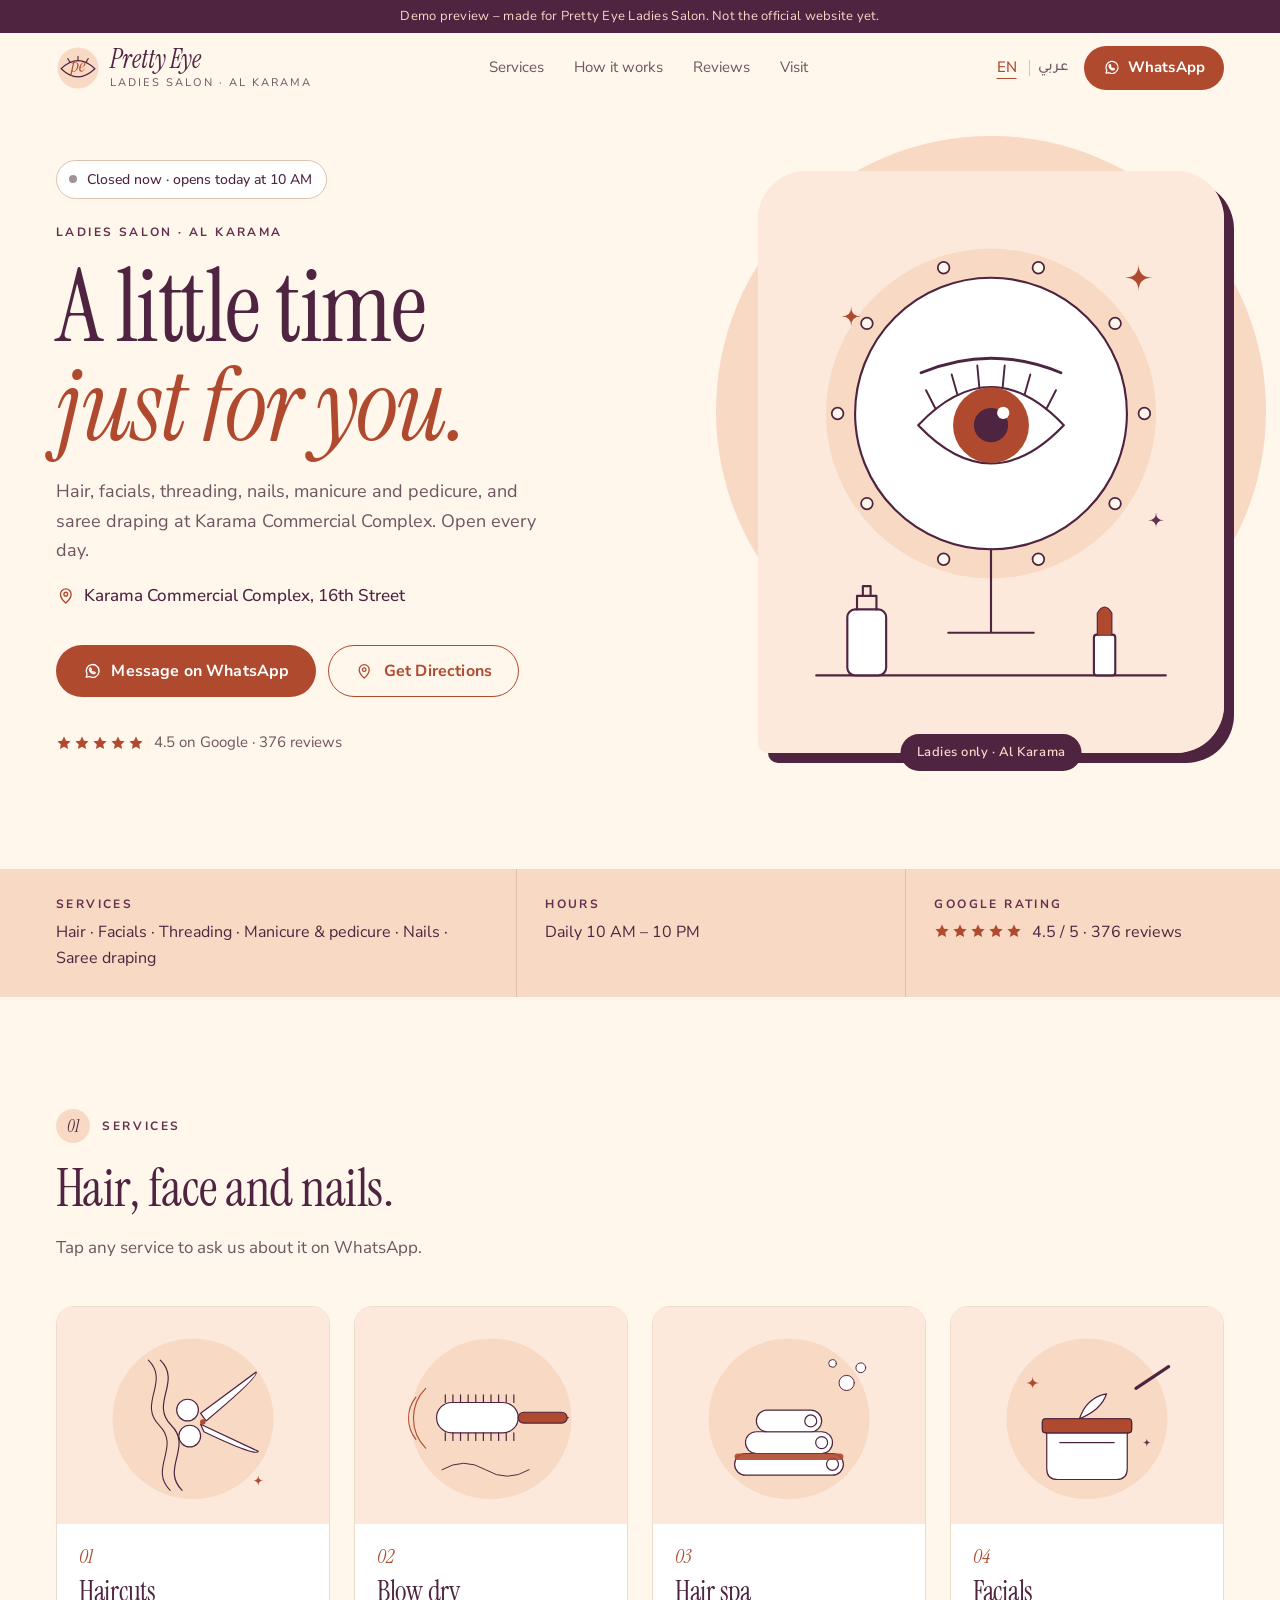
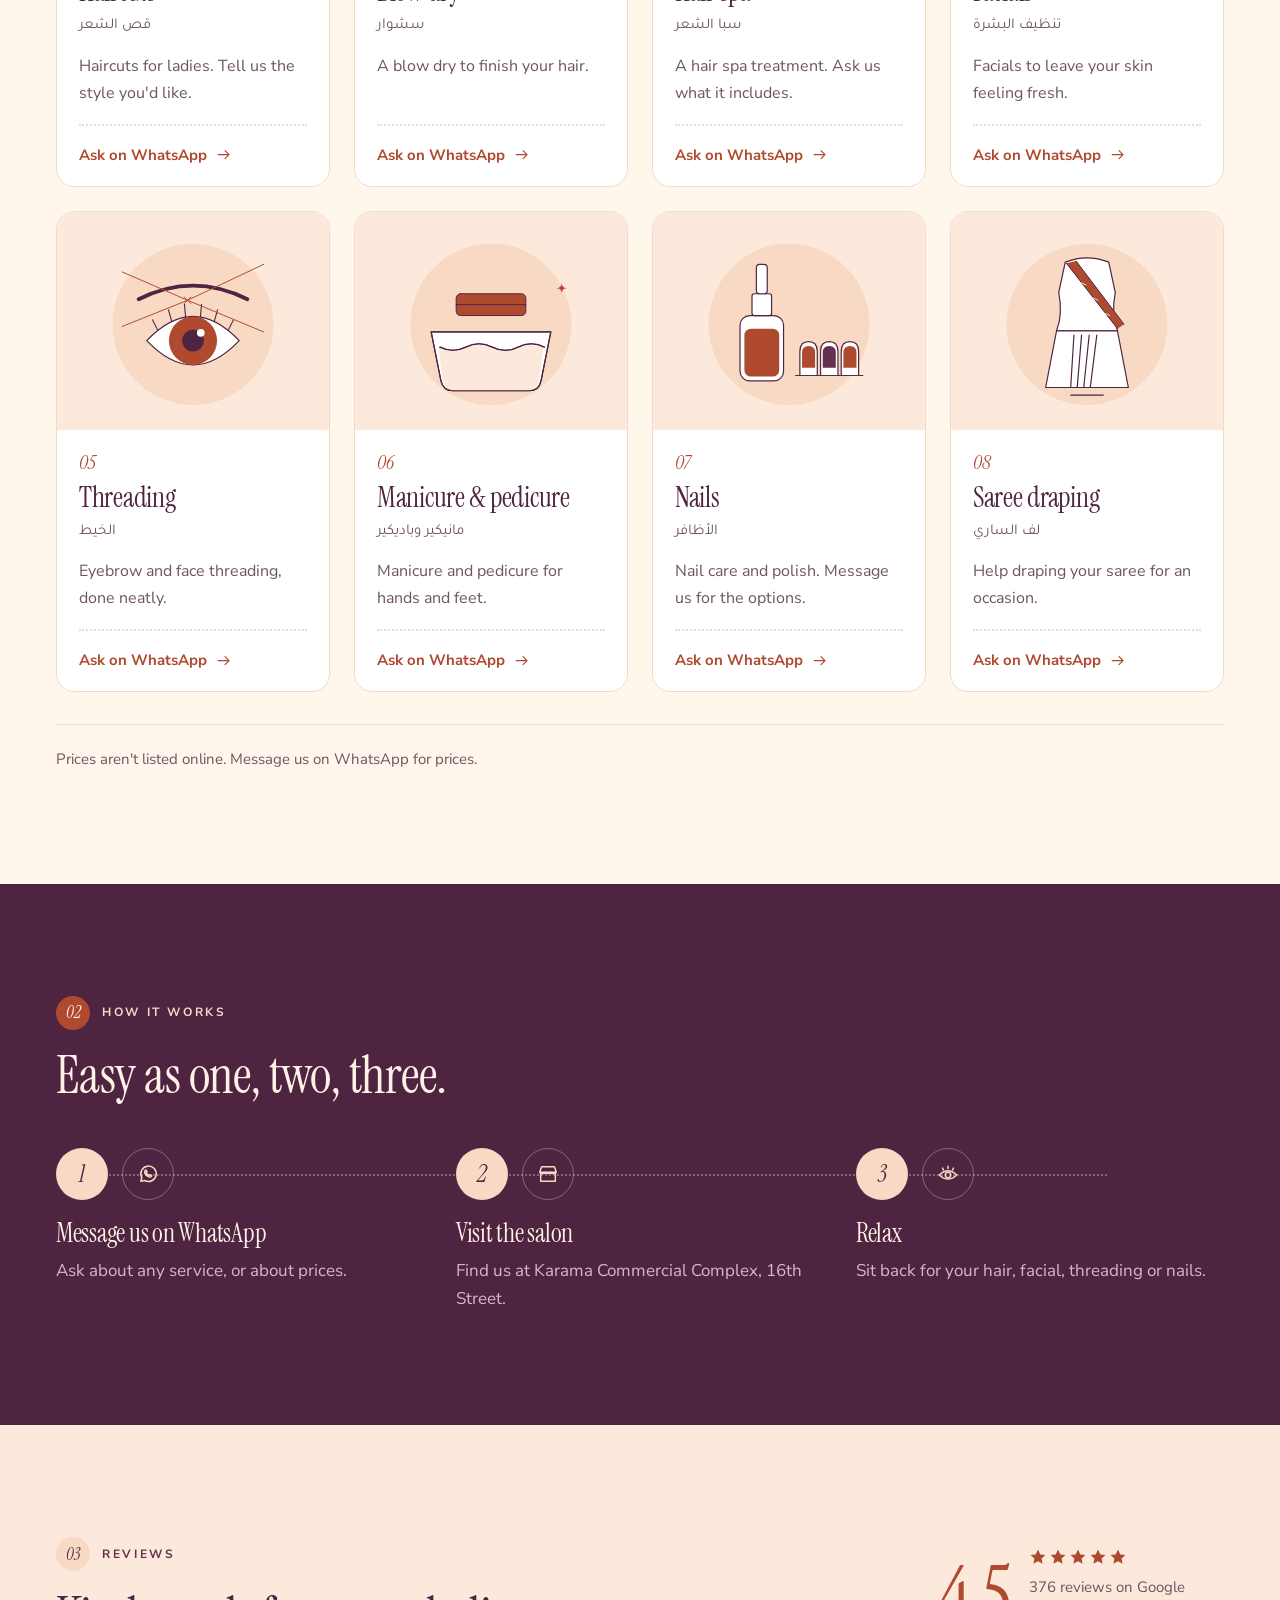
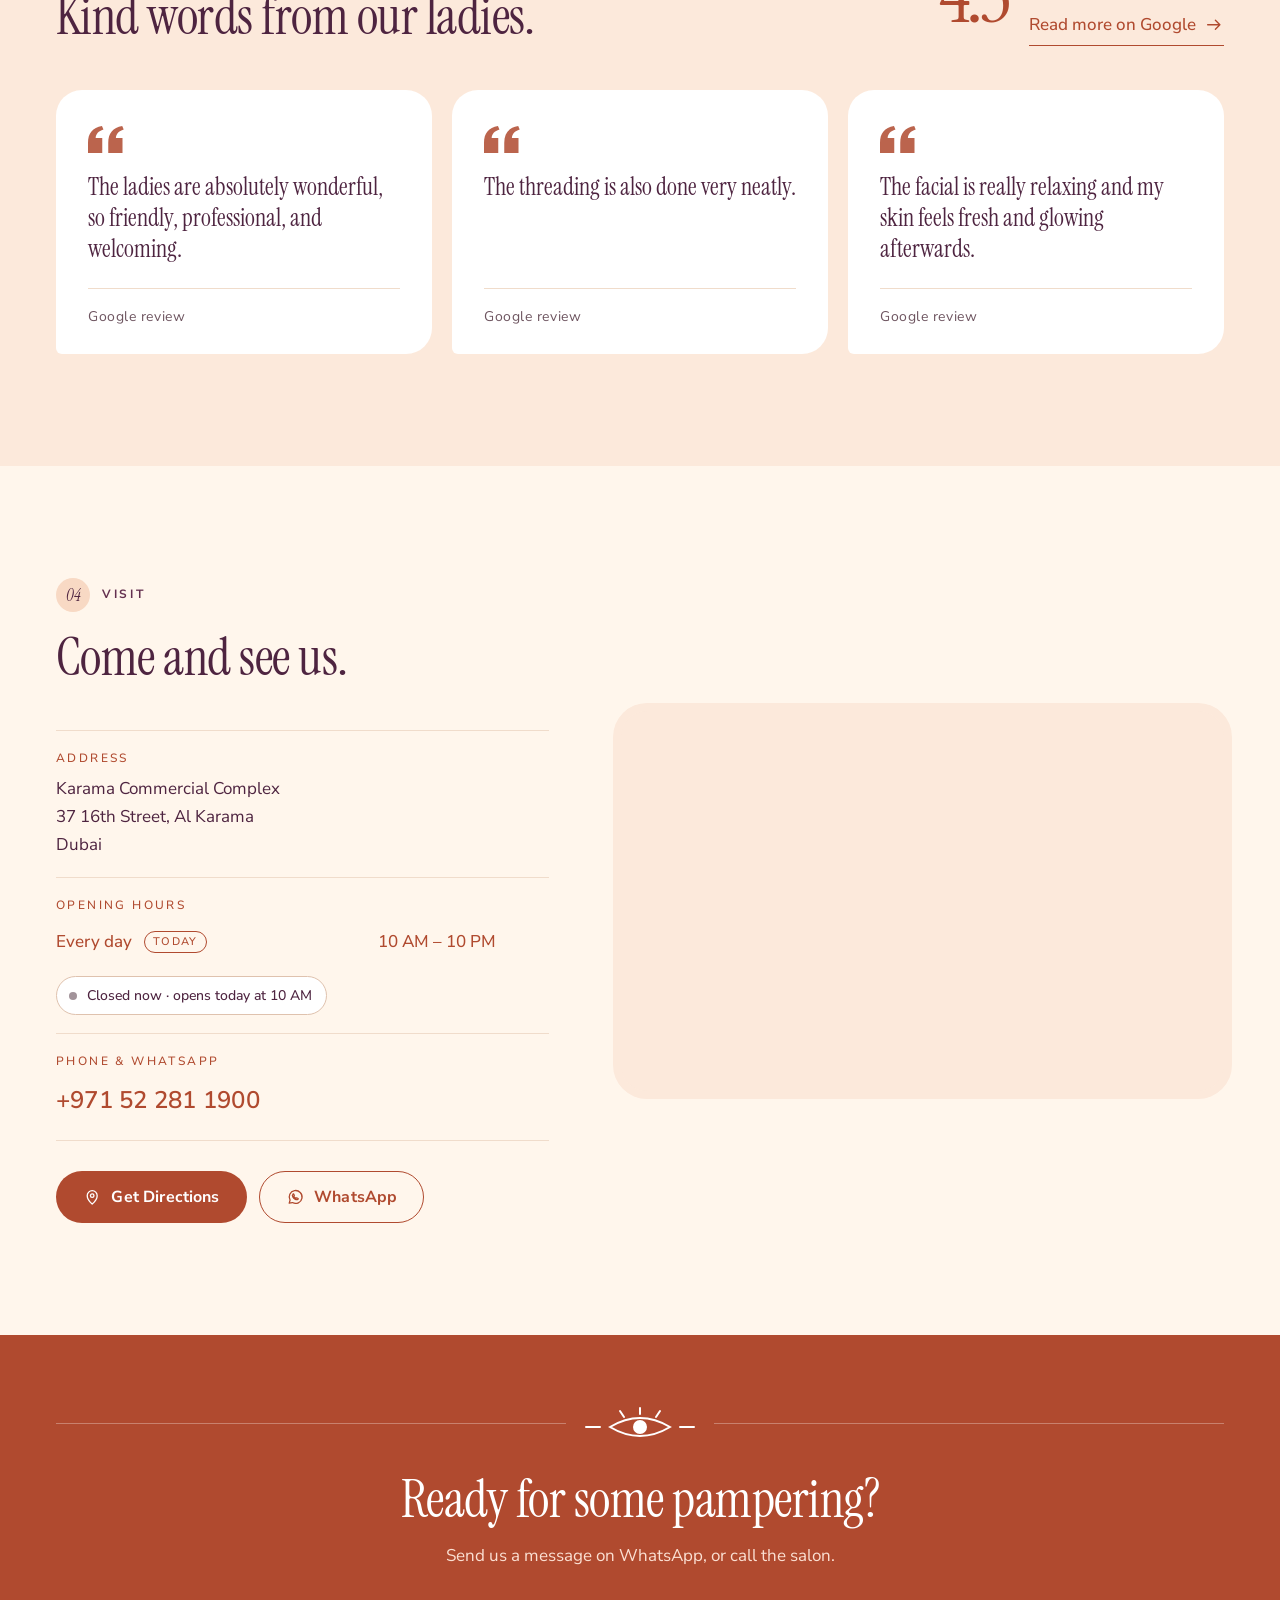
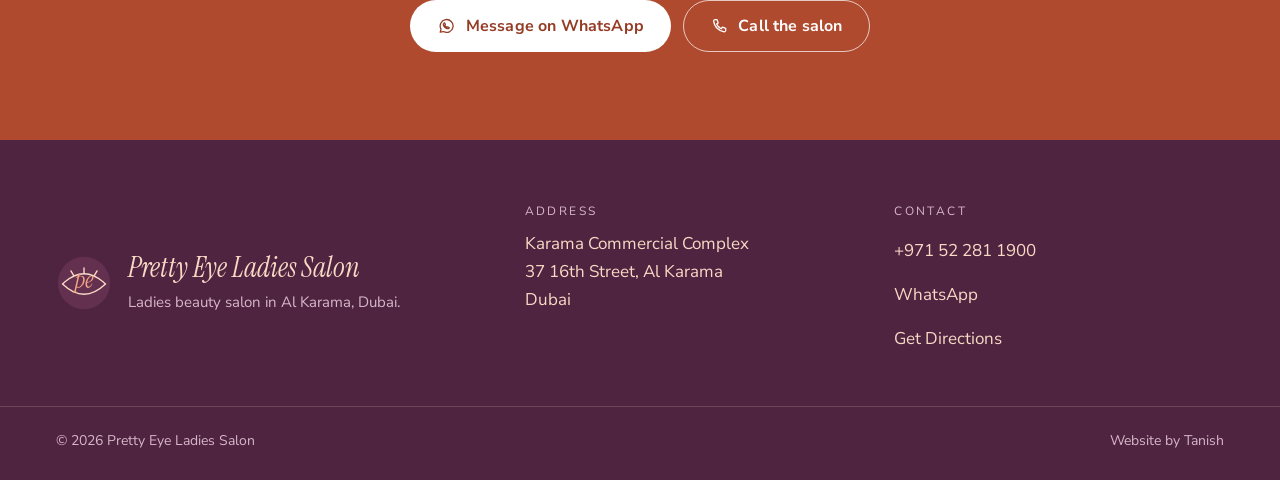
<file: index.html>
<!doctype html>
<html lang="en" dir="ltr">
<head>
  <meta charset="utf-8">
  <meta name="viewport" content="width=device-width, initial-scale=1, viewport-fit=cover">
  <title>Pretty Eye Ladies Salon · Beauty salon in Al Karama, Dubai</title>
  <meta name="description" content="Ladies beauty salon at Karama Commercial Complex, Al Karama, Dubai: haircuts, blow dry, hair spa, facials, threading, manicure, pedicure, nails and saree draping. Open every day. Rated 4.5 on Google.">
  <meta name="robots" content="noindex">
  <meta name="theme-color" content="#FFF6EC">

  <link rel="icon" href="images/logo.svg" type="image/svg+xml">
  <link rel="apple-touch-icon" href="images/apple-touch-icon.png">

  <!-- Social sharing (WhatsApp, iMessage, X…). WhatsApp previews don't run JavaScript, so these are plain text. -->
  <meta property="og:type" content="website">
  <meta property="og:site_name" content="Pretty Eye Ladies Salon">
  <meta property="og:title" content="Pretty Eye Ladies Salon · Al Karama, Dubai">
  <meta property="og:description" content="Haircuts, blow dry, hair spa, facials, threading, manicure, pedicure, nails and saree draping. Open every day. 4.5 on Google.">
  <meta property="og:url" content="https://tanish0212.github.io/pretty-eye-demo/">
  <meta property="og:image" content="https://tanish0212.github.io/pretty-eye-demo/images/og-image.jpg">
  <meta property="og:image:secure_url" content="https://tanish0212.github.io/pretty-eye-demo/images/og-image.jpg">
  <meta property="og:image:type" content="image/jpeg">
  <meta property="og:image:width" content="1200">
  <meta property="og:image:height" content="630">
  <meta property="og:image:alt" content="Pretty Eye Ladies Salon, a ladies beauty salon in Al Karama, Dubai">
  <meta name="twitter:card" content="summary_large_image">
  <meta name="twitter:title" content="Pretty Eye Ladies Salon · Al Karama, Dubai">
  <meta name="twitter:description" content="Haircuts, blow dry, hair spa, facials, threading, manicure, pedicure, nails and saree draping. Open every day. 4.5 on Google.">
  <meta name="twitter:image" content="https://tanish0212.github.io/pretty-eye-demo/images/og-image.jpg">

  <link rel="preconnect" href="https://fonts.googleapis.com">
  <link rel="preconnect" href="https://fonts.gstatic.com" crossorigin>
  <!-- Fonts load without blocking the first paint -->
  <link rel="preload" as="style" href="https://fonts.googleapis.com/css2?family=Instrument+Serif:ital@0;1&amp;family=Nunito+Sans:wght@400;600;700&amp;family=Tajawal:wght@400;500;700&amp;display=swap">
  <link rel="stylesheet" href="https://fonts.googleapis.com/css2?family=Instrument+Serif:ital@0;1&amp;family=Nunito+Sans:wght@400;600;700&amp;family=Tajawal:wght@400;500;700&amp;display=swap" media="print" onload="this.media='all'">
  <noscript><link rel="stylesheet" href="https://fonts.googleapis.com/css2?family=Instrument+Serif:ital@0;1&amp;family=Nunito+Sans:wght@400;600;700&amp;family=Tajawal:wght@400;500;700&amp;display=swap"></noscript>
  <link rel="stylesheet" href="style.css">
</head>
<body>
  <a class="skip-link" href="#main" data-t="skip">Skip to content</a>

  <!-- DEMO BANNER: delete this line (or set SHOP.showDemoBanner = false) when the site goes live -->
  <p class="demo-banner" data-t="demoBanner">Demo preview – made for Pretty Eye Ladies Salon. Not the official website yet.</p>

  <header class="site-header">
    <div class="container header-inner">
      <a class="brand" href="#top">
        <img class="brand-mark" src="images/logo.svg" width="44" height="44" alt="">
        <span class="brand-word">
          <span class="brand-name" data-t="brandName">Pretty Eye</span>
          <span class="brand-sub" data-t="brandSub">Ladies Salon · Al Karama</span>
        </span>
        <span class="visually-hidden" data-shop="name">Pretty Eye Ladies Salon</span>
      </a>
      <nav class="nav" data-t-aria="navLabel" aria-label="Main">
        <a href="#services" data-t="navServices">Services</a>
        <a href="#how" data-t="navHow">How it works</a>
        <a href="#reviews" data-t="navReviews">Reviews</a>
        <a href="#visit" data-t="navVisit">Visit</a>
      </nav>
      <div class="header-actions">
        <div class="lang-toggle" role="group" data-t-aria="langLabel" aria-label="Language">
          <button type="button" data-lang="en" lang="en" aria-pressed="true">EN</button>
          <span class="lang-sep" aria-hidden="true"></span>
          <button type="button" data-lang="ar" lang="ar" aria-pressed="false">عربي</button>
        </div>
        <a class="btn btn-primary btn-sm js-wa" href="https://wa.me/971522811900?text=Hello%20Pretty%20Eye%2C%20I%20found%20you%20on%20your%20website%20and%20I%27d%20like%20to%20ask%20about%20your%20services." target="_blank" rel="noopener" data-t-aria="waAria" aria-label="Message Pretty Eye Ladies Salon on WhatsApp">
          <svg class="icon" viewBox="0 0 24 24" width="18" height="18" aria-hidden="true"><use href="#i-wa"/></svg>
          <span class="label-long" data-t="waShort">WhatsApp</span>
        </a>
      </div>
    </div>
  </header>

  <main id="main">
    <!-- HERO -->
    <section class="hero" id="top" aria-labelledby="hero-title">
      <div class="container hero-grid">
        <div class="hero-copy">
          <p class="status js-status reveal"><span class="status-dot" aria-hidden="true"></span><span class="status-text"></span></p>
          <p class="eyebrow reveal" data-t="heroEyebrow">Pretty Eye Ladies Salon</p>
          <h1 class="hero-title js-hero-title" id="hero-title">A little time just for you.</h1>
          <p class="lead reveal" data-t="heroSub"></p>
          <p class="place reveal">
            <svg class="icon" viewBox="0 0 24 24" width="18" height="18" aria-hidden="true"><use href="#i-pin"/></svg>
            <span data-t="heroPlace">Karama Commercial Complex, 16th Street</span>
          </p>
          <div class="actions reveal">
            <a class="btn btn-primary js-wa" href="https://wa.me/971522811900?text=Hello%20Pretty%20Eye%2C%20I%20found%20you%20on%20your%20website%20and%20I%27d%20like%20to%20ask%20about%20your%20services." target="_blank" rel="noopener">
              <svg class="icon" viewBox="0 0 24 24" width="20" height="20" aria-hidden="true"><use href="#i-wa"/></svg>
              <span data-t="waCta">Message on WhatsApp</span><span class="visually-hidden js-newtab"></span>
            </a>
            <a class="btn btn-ghost js-dir" href="https://www.google.com/maps/search/?api=1&amp;query=Pretty+Eye+Ladies+Salon+Karama+Commercial+Complex+Al+Karama+Dubai" target="_blank" rel="noopener">
              <svg class="icon" viewBox="0 0 24 24" width="20" height="20" aria-hidden="true"><use href="#i-pin"/></svg>
              <span data-t="directions">Get Directions</span><span class="visually-hidden js-newtab"></span>
            </a>
          </div>
          <a class="rating js-rating js-reviews reveal" href="#reviews"></a>
        </div>
        <figure class="hero-media reveal">
          <div class="frame">
            <img class="js-img" data-img="hero" src="images/vanity.svg" alt="" width="480" height="600" fetchpriority="high">
          </div>
          <figcaption class="media-caption" data-t="heroCaption">Ladies only · Al Karama</figcaption>
        </figure>
      </div>
    </section>

    <!-- QUICK FACTS -->
    <section class="strip" data-t-aria="stripAria" aria-label="Quick facts">
      <div class="container strip-grid">
        <div class="strip-item">
          <span class="strip-label" data-t="stripServicesLabel">Services</span>
          <span class="strip-value" data-t="stripServices"></span>
        </div>
        <div class="strip-item">
          <span class="strip-label" data-t="stripHoursLabel">Hours</span>
          <span class="strip-value js-strip-hours"></span>
        </div>
        <div class="strip-item">
          <span class="strip-label" data-t="stripRatingLabel">Google rating</span>
          <span class="strip-value"><span class="js-stars"></span> <span class="num" data-t="stripRating"></span></span>
        </div>
      </div>
    </section>

    <!-- SERVICES -->
    <section class="section" id="services" aria-labelledby="services-title">
      <div class="container">
        <header class="section-head reveal">
          <p class="kicker"><span class="kicker-num">01</span><span data-t="servicesKicker">Services</span></p>
          <h2 id="services-title" data-t="servicesTitle">Hair, face and nails.</h2>
          <p class="section-intro" data-t="servicesIntro"></p>
        </header>
        <ul class="services js-services" role="list"></ul>
        <p class="quote-note reveal" data-t="quoteNote"></p>
      </div>
    </section>

    <!-- HOW IT WORKS -->
    <section class="section section-alt" id="how" aria-labelledby="how-title">
      <div class="container">
        <header class="section-head reveal">
          <p class="kicker"><span class="kicker-num">02</span><span data-t="howKicker">How it works</span></p>
          <h2 id="how-title" data-t="howTitle">Three simple steps.</h2>
        </header>
        <ol class="steps js-steps" role="list"></ol>
      </div>
    </section>

    <!-- REVIEWS -->
    <section class="section section-reviews" id="reviews" aria-labelledby="reviews-title">
      <div class="container">
        <div class="reviews-head reveal">
          <div>
            <p class="kicker"><span class="kicker-num">03</span><span data-t="reviewsKicker">Reviews</span></p>
            <h2 id="reviews-title" data-t="reviewsTitle">In our customers' words.</h2>
          </div>
          <div class="score">
            <span class="score-value js-score" lang="en" dir="ltr">4.5</span>
            <div class="score-meta">
              <span class="js-stars score-stars"></span>
              <span class="score-count num" data-t="basedOn">376 reviews on Google</span>
              <a class="text-link js-reviews" href="#reviews">
                <span data-t="readMore">Read more on Google</span><span class="visually-hidden js-newtab"></span>
                <svg class="icon icon-arrow" viewBox="0 0 24 24" width="18" height="18" aria-hidden="true"><use href="#i-arrow"/></svg>
              </a>
            </div>
          </div>
        </div>
        <ul class="reviews js-reviews-list" role="list"></ul>
      </div>
    </section>

    <!-- VISIT -->
    <section class="section section-visit" id="visit" aria-labelledby="visit-title">
      <div class="container visit-grid">
        <div class="visit-copy">
          <header class="section-head reveal">
            <p class="kicker"><span class="kicker-num">04</span><span data-t="visitKicker">Visit</span></p>
            <h2 id="visit-title" data-t="visitTitle">Find us.</h2>
          </header>
          <dl class="visit-info reveal">
            <div>
              <dt data-t="addressLabel">Address</dt>
              <dd><address class="js-address"></address></dd>
            </div>
            <div>
              <dt data-t="hoursLabel">Opening hours</dt>
              <dd>
                <table class="hours js-hours"></table>
                <span class="status status--inline js-status"><span class="status-dot" aria-hidden="true"></span><span class="status-text"></span></span>
              </dd>
            </div>
            <div>
              <dt data-t="phoneLabel">Phone &amp; WhatsApp</dt>
              <dd><a class="phone-link js-tel js-phone" href="tel:+971522811900">+971 52 281 1900</a></dd>
            </div>
          </dl>
          <div class="actions reveal">
            <a class="btn btn-primary js-dir" href="https://www.google.com/maps/search/?api=1&amp;query=Pretty+Eye+Ladies+Salon+Karama+Commercial+Complex+Al+Karama+Dubai" target="_blank" rel="noopener">
              <svg class="icon" viewBox="0 0 24 24" width="20" height="20" aria-hidden="true"><use href="#i-pin"/></svg>
              <span data-t="directions">Get Directions</span><span class="visually-hidden js-newtab"></span>
            </a>
            <a class="btn btn-ghost js-wa" href="https://wa.me/971522811900?text=Hello%20Pretty%20Eye%2C%20I%20found%20you%20on%20your%20website%20and%20I%27d%20like%20to%20ask%20about%20your%20services." target="_blank" rel="noopener">
              <svg class="icon" viewBox="0 0 24 24" width="20" height="20" aria-hidden="true"><use href="#i-wa"/></svg>
              <span data-t="waShort">WhatsApp</span><span class="visually-hidden js-newtab"></span>
            </a>
          </div>
        </div>
        <div class="map reveal">
          <iframe class="js-map" title="Map" width="600" height="380" loading="lazy" referrerpolicy="no-referrer-when-downgrade" allowfullscreen></iframe>
        </div>
      </div>
    </section>

    <!-- CLOSING CTA -->
    <section class="cta-band" aria-labelledby="cta-title">
      <div class="container cta-inner reveal">
        <div class="motif" aria-hidden="true"><svg viewBox="0 0 120 32" width="120" height="32"><g fill="none" stroke="currentColor" stroke-width="2" stroke-linecap="round"><path d="M30 20Q60 2 90 20Q60 38 30 20Z"/><circle cx="60" cy="20" r="6" fill="currentColor"/><path d="M44 10l-4-6M60 7V1M76 10l4-6"/><path d="M6 20h14M100 20h14"/></g></svg></div>
        <h2 id="cta-title" class="cta-title" data-t="ctaTitle"></h2>
        <p class="cta-sub" data-t="ctaSub"></p>
        <div class="actions actions--center">
          <a class="btn btn-primary js-wa" href="https://wa.me/971522811900?text=Hello%20Pretty%20Eye%2C%20I%20found%20you%20on%20your%20website%20and%20I%27d%20like%20to%20ask%20about%20your%20services." target="_blank" rel="noopener">
            <svg class="icon" viewBox="0 0 24 24" width="20" height="20" aria-hidden="true"><use href="#i-wa"/></svg>
            <span data-t="waCta">Message on WhatsApp</span><span class="visually-hidden js-newtab"></span>
          </a>
          <a class="btn btn-ghost js-tel" href="tel:+971522811900">
            <svg class="icon" viewBox="0 0 24 24" width="20" height="20" aria-hidden="true"><use href="#i-phone"/></svg>
            <span data-t="callCta">Call us</span>
          </a>
        </div>
      </div>
    </section>
  </main>

  <footer class="site-footer">
    <div class="container footer-grid">
      <div class="footer-brand">
        <img src="images/logo-light.svg" width="56" height="56" alt="">
        <div>
          <p class="footer-name" data-t="footerName">Pretty Eye Ladies Salon</p>
          <p class="footer-tag" data-t="footerTag"></p>
        </div>
      </div>
      <div class="footer-col">
        <p class="footer-label" data-t="addressLabel">Address</p>
        <address class="js-address"></address>
      </div>
      <div class="footer-col">
        <p class="footer-label" data-t="footerContact">Contact</p>
        <p><a class="js-tel js-phone" href="tel:+971522811900">+971 52 281 1900</a></p>
        <p><a class="js-wa" href="https://wa.me/971522811900?text=Hello%20Pretty%20Eye%2C%20I%20found%20you%20on%20your%20website%20and%20I%27d%20like%20to%20ask%20about%20your%20services." target="_blank" rel="noopener"><span data-t="waShort">WhatsApp</span><span class="visually-hidden js-newtab"></span></a></p>
        <p><a class="js-dir" href="https://www.google.com/maps/search/?api=1&amp;query=Pretty+Eye+Ladies+Salon+Karama+Commercial+Complex+Al+Karama+Dubai" target="_blank" rel="noopener"><span data-t="directions">Get Directions</span><span class="visually-hidden js-newtab"></span></a></p>
      </div>
    </div>
    <div class="container footer-bottom">
      <p>© <span class="js-year num"></span> <span lang="en" data-shop="name">Pretty Eye Ladies Salon</span></p>
      <p data-t="credit">Website by Tanish</p>
    </div>
  </footer>

  <a class="fab js-wa" href="https://wa.me/971522811900?text=Hello%20Pretty%20Eye%2C%20I%20found%20you%20on%20your%20website%20and%20I%27d%20like%20to%20ask%20about%20your%20services." target="_blank" rel="noopener" data-t-aria="waAria" aria-label="Message Pretty Eye Ladies Salon on WhatsApp">
    <svg viewBox="0 0 24 24" width="28" height="28" aria-hidden="true"><use href="#i-wa"/></svg>
  </a>

  <!-- Icon set (drawn for this site, stroke only) -->
  <svg width="0" height="0" style="position:absolute" aria-hidden="true" focusable="false">
    <symbol id="i-wa" viewBox="0 0 24 24"><g fill="none" stroke="currentColor" stroke-width="1.7" stroke-linecap="round" stroke-linejoin="round"><path d="M4.2 19.8l1.1-3.9A8.4 8.4 0 1 1 8.4 19z"/><path d="M9 8.3c.2-.5.6-.6 1-.5l.9 2-.7.9c.5 1.2 1.5 2.2 2.8 2.8l.9-.7 2 .9c.1.4 0 .8-.5 1.1-.9.6-2.1.6-3.6-.2a8.4 8.4 0 0 1-2.9-2.9c-.8-1.5-.8-2.7.1-3.4z"/></g></symbol>
    <symbol id="i-pin" viewBox="0 0 24 24"><g fill="none" stroke="currentColor" stroke-width="1.7" stroke-linecap="round" stroke-linejoin="round"><path d="M12 21s-6.5-5.8-6.5-11a6.5 6.5 0 0 1 13 0c0 5.2-6.5 11-6.5 11Z"/><circle cx="12" cy="10" r="2.3"/></g></symbol>
    <symbol id="i-phone" viewBox="0 0 24 24"><path fill="none" stroke="currentColor" stroke-width="1.7" stroke-linecap="round" stroke-linejoin="round" d="M6.6 3.5h2.6l1.5 4.2-2 1.4a10.6 10.6 0 0 0 6.2 6.2l1.4-2 4.2 1.5v2.6a1.9 1.9 0 0 1-2 1.9A16.2 16.2 0 0 1 4.7 5.5a1.9 1.9 0 0 1 1.9-2Z"/></symbol>
    <symbol id="i-arrow" viewBox="0 0 24 24"><path fill="none" stroke="currentColor" stroke-width="1.7" stroke-linecap="round" stroke-linejoin="round" d="M4.5 12h15M14 6.5l5.5 5.5-5.5 5.5"/></symbol>
    <symbol id="i-store" viewBox="0 0 24 24"><g fill="none" stroke="currentColor" stroke-width="1.6" stroke-linecap="round" stroke-linejoin="round"><path d="M4 10v10h16V10M3 10l2-6h14l2 6Z"/><path d="M3 10q3 3 6 0q3 3 6 0q3 3 6 0"/></g></symbol>
    <symbol id="i-eye" viewBox="0 0 24 24"><g fill="none" stroke="currentColor" stroke-width="1.6" stroke-linecap="round" stroke-linejoin="round"><path d="M2.5 13Q12 4 21.5 13Q12 22 2.5 13Z"/><circle cx="12" cy="13" r="3"/><path d="M7 7.5 6 5.5M12 6V3.5M17 7.5l1-2"/></g></symbol>
  </svg>

  <noscript>
    <div class="noscript">Pretty Eye Ladies Salon · Karama Commercial Complex, 37 16th Street, Al Karama, Dubai · <a href="https://wa.me/971522811900">WhatsApp +971 52 281 1900</a></div>
  </noscript>

  <script src="script.js"></script>
</body>
</html>
</file>
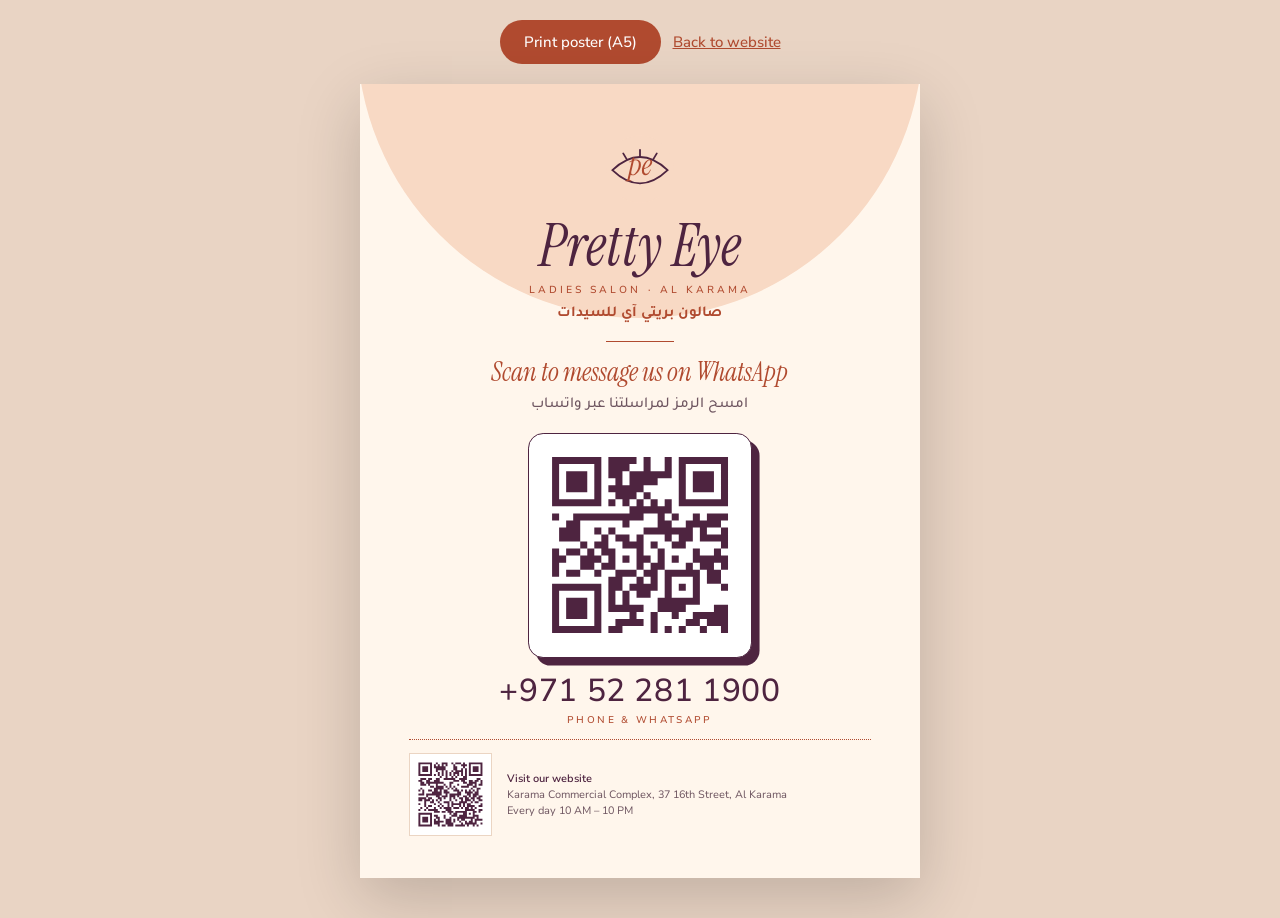
<file: poster.html>
<!doctype html>
<html lang="en">
<head>
  <meta charset="utf-8">
  <meta name="viewport" content="width=device-width, initial-scale=1">
  <meta name="robots" content="noindex">
  <title>Counter poster · Pretty Eye Ladies Salon</title>
  <link rel="icon" href="images/logo.svg" type="image/svg+xml">
  <link rel="preconnect" href="https://fonts.googleapis.com">
  <link rel="preconnect" href="https://fonts.gstatic.com" crossorigin>
  <link rel="stylesheet" href="https://fonts.googleapis.com/css2?family=Instrument+Serif:ital@0;1&family=Nunito+Sans:wght@400;600;700&family=Tajawal:wght@400;500;700&display=swap">
  <style>
    /* Printable A5 counter poster. Print with "Margins: none" and "Background graphics" on.
       QR codes are static inline SVG, generated locally with segno (see README). */
    @page { size: A5 portrait; margin: 0; }
    * { box-sizing: border-box; }
    html, body { margin: 0; }
    body { background: #E9D4C4; font-family: "Nunito Sans", Arial, sans-serif; color: #4E2440; -webkit-print-color-adjust: exact; print-color-adjust: exact; }
    .toolbar { display: flex; justify-content: center; flex-wrap: wrap; gap: 12px; padding: 20px 16px 0; }
    .toolbar button { font: 500 15px "Nunito Sans", Arial, sans-serif; padding: 0 24px; min-height: 44px; border: 0; border-radius: 999px; background: #B04A2F; color: #fff; cursor: pointer; }
    .toolbar a { font: 500 15px "Nunito Sans", Arial, sans-serif; color: #B04A2F; align-self: center; min-height: 44px; display: inline-flex; align-items: center; }
    .sheet {
      width: 148mm; height: 210mm; margin: 20px auto 40px; background: #FFF6EC;
      padding: 13mm 13mm 11mm; display: flex; flex-direction: column; align-items: center; text-align: center;
      position: relative; box-shadow: 0 20px 60px rgba(0,0,0,.18); overflow: hidden;
      font-variant-numeric: lining-nums;
    }
    .logo { width: 19mm; height: 19mm; position: relative; }
    .name { margin: 3.5mm 0 0; font: italic 400 15mm/1 "Instrument Serif", Georgia, serif; position: relative; }
    .sub { margin: 2.2mm 0 0; font: 500 2.7mm "Nunito Sans", Arial, sans-serif; letter-spacing: .3em; text-transform: uppercase; color: #B04A2F; position: relative; }
    .ar-name { margin: 1.6mm 0 0; font: 600 4mm/1.4 "Tajawal", sans-serif; color: #B04A2F; position: relative; }
    .rule { width: 18mm; height: 0; border-top: 0.35mm solid #B04A2F; margin: 4.5mm 0 4mm; position: relative; }
    .cta { margin: 0; font: italic 400 7mm/1.15 "Instrument Serif", Georgia, serif; color: #B04A2F; position: relative; }
    .cta-ar { margin: 1.6mm 0 0; font: 500 4mm/1.45 "Tajawal", sans-serif; color: #6E5560; position: relative; }
    .qr-box { margin-top: 4.5mm; padding: 2.5mm; background: #fff; border: 0.3mm solid #EBD5C3; border-radius: 1.5mm; position: relative; }
    .qr { display: block; width: 54mm; height: 54mm; }
    .phone { margin: 4.5mm 0 0; font: 500 8.4mm/1 "Nunito Sans", Arial, sans-serif; letter-spacing: .02em; font-variant-numeric: lining-nums tabular-nums; position: relative; }
    .phone-label { margin: 1.6mm 0 0; font: 500 2.6mm "Nunito Sans", Arial, sans-serif; letter-spacing: .24em; text-transform: uppercase; color: #B04A2F; position: relative; }
    .foot {
      margin-top: auto; width: 100%; display: flex; align-items: center; gap: 4mm; text-align: start;
      padding-top: 3.5mm; border-top: 0.25mm solid #EBD5C3; position: relative;
    }
    .qr-small { display: block; width: 19mm; height: 19mm; flex: none; background: #fff; padding: 1.2mm; box-sizing: content-box; border: 0.25mm solid #EBD5C3; }
    .foot p { margin: 0; font: 400 2.85mm/1.45 "Nunito Sans", Arial, sans-serif; color: #6E5560; }
    .foot b { font-weight: 600; color: #4E2440; }
    .sheet::before { content: ''; position: absolute; width: 150mm; height: 150mm; border-radius: 50%; background: #F8D9C4; top: -88mm; left: -1mm; }
    .qr-box { border-radius: 4mm; border: .5mm solid #4E2440; box-shadow: 2mm 2mm 0 #4E2440; }
    .ar-name { font-weight: 700; }
    .foot { border-top: .4mm dotted #B04A2F; }
    @media print {
      body { background: none; }
      .toolbar { display: none; }
      .sheet { margin: 0; box-shadow: none; }
    }
    @media screen and (max-width: 600px) {
      .sheet { zoom: .62; }
    }
  </style>
</head>
<body>
  <div class="toolbar">
    <button type="button" onclick="window.print()">Print poster (A5)</button>
    <a href="./">Back to website</a>
  </div>

  <main class="sheet">

    <img class="logo" src="images/logo.svg" alt="Pretty Eye Ladies Salon logo">
    <h1 class="name">Pretty Eye</h1>
    <p class="sub">Ladies Salon · Al Karama</p>
    <p class="ar-name" lang="ar" dir="rtl">صالون بريتي آي للسيدات</p>
    <div class="rule"></div>
    <p class="cta">Scan to message us on WhatsApp</p>
    <p class="cta-ar" lang="ar" dir="rtl">امسح الرمز لمراسلتنا عبر واتساب</p>
    <div class="qr-box">
      <svg role="img" aria-label="QR code that opens a WhatsApp chat with Pretty Eye Ladies Salon" viewBox="0 0 29 29" class="qr"><path class="qrline" stroke="#4e2440" d="M2 2.5h7m1 0h4m1 0h1m2 0h1m1 0h7m-25 1h1m5 0h1m1 0h3m2 0h1m2 0h1m1 0h1m5 0h1m-25 1h1m1 0h3m1 0h1m1 0h2m1 0h6m1 0h1m1 0h3m1 0h1m-25 1h1m1 0h3m1 0h1m2 0h1m1 0h4m3 0h1m1 0h3m1 0h1m-25 1h1m1 0h3m1 0h1m1 0h5m5 0h1m1 0h3m1 0h1m-25 1h1m5 0h1m2 0h3m1 0h1m4 0h1m5 0h1m-25 1h7m1 0h1m1 0h1m1 0h1m1 0h1m1 0h1m1 0h7m-14 1h6m-17 1h1m2 0h10m2 0h1m1 0h1m2 0h1m1 0h3m-23 1h2m6 0h1m4 0h2m2 0h5m-23 1h3m2 0h1m1 0h1m4 0h7m1 0h1m2 0h1m-24 1h3m3 0h1m1 0h2m1 0h1m3 0h1m1 0h2m1 0h4m-21 1h1m1 0h2m2 0h3m1 0h1m2 0h2m5 0h1m-25 1h1m1 0h2m1 0h1m1 0h2m3 0h1m2 0h1m4 0h1m2 0h1m-24 1h2m2 0h3m1 0h1m1 0h1m1 0h2m1 0h1m1 0h1m2 0h5m-25 1h1m3 0h2m1 0h2m3 0h1m1 0h2m3 0h1m1 0h2m1 0h1m-25 1h1m1 0h2m2 0h1m2 0h3m1 0h2m1 0h5m1 0h2m-16 1h2m2 0h1m1 0h1m1 0h1m3 0h1m1 0h2m-24 1h7m1 0h2m1 0h4m1 0h1m1 0h1m1 0h1m3 0h1m-25 1h1m5 0h1m1 0h1m1 0h1m1 0h2m2 0h1m3 0h1m-21 1h1m1 0h3m1 0h1m1 0h1m1 0h1m4 0h6m-21 1h1m1 0h3m1 0h1m1 0h5m2 0h4m4 0h2m-25 1h1m1 0h3m1 0h1m4 0h1m2 0h1m2 0h1m2 0h5m-25 1h1m5 0h1m2 0h4m1 0h1m4 0h2m1 0h3m-25 1h7m1 0h2m4 0h1m1 0h1m1 0h1m2 0h1m2 0h1"/></svg>
    </div>
    <p class="phone">+971 52 281 1900</p>
    <p class="phone-label">Phone &amp; WhatsApp</p>
    <div class="foot">
      <svg role="img" aria-label="QR code that opens the Pretty Eye Ladies Salon website" viewBox="0 0 37 37" class="qr-small"><path class="qrline" stroke="#4e2440" d="M2 2.5h7m2 0h1m2 0h3m2 0h1m1 0h3m1 0h1m2 0h7m-33 1h1m5 0h1m1 0h1m1 0h1m1 0h1m1 0h1m3 0h1m3 0h3m1 0h1m5 0h1m-33 1h1m1 0h3m1 0h1m1 0h6m4 0h2m3 0h1m2 0h1m1 0h3m1 0h1m-33 1h1m1 0h3m1 0h1m2 0h5m4 0h2m2 0h1m1 0h1m1 0h1m1 0h3m1 0h1m-33 1h1m1 0h3m1 0h1m2 0h1m2 0h1m1 0h1m2 0h1m1 0h4m1 0h1m1 0h1m1 0h3m1 0h1m-33 1h1m5 0h1m3 0h1m1 0h1m1 0h1m1 0h1m1 0h3m1 0h1m1 0h1m1 0h1m5 0h1m-33 1h7m1 0h1m1 0h1m1 0h1m1 0h1m1 0h1m1 0h1m1 0h1m1 0h1m1 0h1m1 0h7m-22 1h1m2 0h1m2 0h1m1 0h1m3 0h2m-24 1h3m1 0h2m2 0h2m2 0h6m2 0h4m5 0h2m-32 1h2m2 0h2m2 0h3m7 0h3m1 0h2m2 0h2m1 0h2m1 0h1m-32 1h2m1 0h9m3 0h2m5 0h2m1 0h4m2 0h1m-32 1h3m1 0h1m3 0h1m3 0h1m2 0h1m3 0h1m4 0h3m1 0h1m1 0h2m-27 1h2m1 0h4m1 0h1m1 0h1m1 0h1m3 0h4m2 0h2m-29 1h1m6 0h5m2 0h1m1 0h1m1 0h1m7 0h1m2 0h2m-32 1h1m1 0h1m2 0h2m1 0h2m1 0h1m1 0h2m3 0h3m1 0h1m1 0h1m1 0h1m1 0h1m1 0h1m-29 1h1m4 0h5m1 0h3m4 0h2m2 0h4m1 0h2m-31 1h3m1 0h8m2 0h1m1 0h6m3 0h2m1 0h3m-27 1h1m4 0h2m1 0h3m1 0h3m1 0h1m2 0h2m1 0h1m1 0h2m1 0h2m-33 1h4m1 0h2m3 0h2m1 0h1m2 0h1m1 0h1m2 0h2m1 0h2m1 0h2m1 0h2m-32 1h2m1 0h3m1 0h1m1 0h1m1 0h1m4 0h1m2 0h1m2 0h1m1 0h3m1 0h1m2 0h2m-30 1h1m2 0h2m2 0h1m2 0h3m1 0h1m3 0h4m2 0h1m1 0h2m-31 1h1m2 0h1m4 0h1m2 0h1m3 0h1m1 0h5m1 0h1m1 0h2m5 0h1m-30 1h1m1 0h2m3 0h1m1 0h1m2 0h1m1 0h1m3 0h1m1 0h1m1 0h4m2 0h2m-32 1h1m2 0h1m3 0h1m2 0h1m1 0h4m1 0h3m1 0h1m1 0h2m1 0h1m1 0h1m-30 1h1m2 0h1m1 0h5m4 0h3m7 0h5m2 0h2m-25 1h3m1 0h2m1 0h3m1 0h6m3 0h2m1 0h1m-32 1h7m9 0h1m1 0h2m3 0h2m1 0h1m1 0h1m-29 1h1m5 0h1m1 0h2m3 0h1m3 0h3m1 0h4m3 0h3m-31 1h1m1 0h3m1 0h1m2 0h2m2 0h1m2 0h1m3 0h9m1 0h1m-31 1h1m1 0h3m1 0h1m1 0h1m1 0h1m3 0h3m1 0h1m1 0h1m1 0h2m3 0h1m1 0h4m-33 1h1m1 0h3m1 0h1m1 0h5m1 0h3m1 0h1m2 0h1m2 0h1m1 0h2m1 0h1m-30 1h1m5 0h1m1 0h3m3 0h4m4 0h1m1 0h6m2 0h1m-33 1h7m3 0h1m1 0h2m1 0h3m1 0h5m1 0h1m2 0h1m1 0h1"/></svg>
      <p><b>Visit our website</b><br>Karama Commercial Complex, 37 16th Street, Al Karama<br>Every day 10 AM – 10 PM</p>
    </div>
  </main>
</body>
</html>
</file>
<file: style.css>
/* Pretty Eye Ladies Salon — stylesheet. Peach + terracotta + plum on cream; the eye from the name, peach discs, rounded frames with a plum offset. */

:root {
  --bg: #FFF6EC; --surface: #FFFFFF; --alt: #FCE9DB; --line: #F0DCCB; --line-2: #DFC2AE;
  --ink: #4E2440; --muted: #6E5560;
  --accent: #B04A2F; --accent-hi: #943C25; --on-accent: #FFFFFF;
  --deep: #4E2440; --on-deep: #F8D9C4; --on-deep-muted: #D8B6C9; --deep-line: rgba(248, 217, 196, .18);
  --star: #B04A2F;
  --open: #3D8B5A; --open-ring: rgba(61, 139, 90, .16); --closed: #A2939A;
  --header-bg: #FFF6EC; --card-shadow: 0 26px 44px -30px rgba(78, 36, 64, .4); --fab-shadow: rgba(176, 74, 47, .5);
  --f-display: "Instrument Serif", Georgia, serif;
  --f-body: "Nunito Sans", system-ui, -apple-system, "Segoe UI", sans-serif;
  --f-ui: "Nunito Sans", system-ui, sans-serif;
  --f-num: "Nunito Sans", system-ui, sans-serif;
  --f-quote: "Instrument Serif", Georgia, serif;
  --f-brand: "Instrument Serif", Georgia, serif;
  --f-ar: "Tajawal", "Segoe UI", Tahoma, sans-serif;
  --f-ar-display: "Tajawal", "Segoe UI", Tahoma, sans-serif;
  --gutter: 20px; --max: 1200px; --header-h: 70px; --radius: 18px; --btn-radius: 999px;
  --ease: cubic-bezier(.2, .65, .2, 1); --svc-cols: 4;
  color-scheme: light;
}

/* =====================================================================
   Base layout (shared structure). The theme block at the end of this
   file gives the site its own look. Mobile-first; logical properties
   (inline/block) so Arabic RTL mirrors automatically.
   ===================================================================== */

*, *::before, *::after { box-sizing: border-box; }

html {
  -webkit-text-size-adjust: 100%;
  text-size-adjust: 100%;
  scroll-padding-top: calc(var(--header-h) + 12px);
}
@media (prefers-reduced-motion: no-preference) {
  html { scroll-behavior: smooth; }
}
html[lang="ar"] {
  --f-display: var(--f-ar-display);
  --f-body: var(--f-ar);
  --f-brand: var(--f-ar-display);
}

body {
  margin: 0;
  background: var(--bg);
  color: var(--ink);
  font: 400 1.0625rem/1.65 var(--f-body);
  -webkit-font-smoothing: antialiased;
  -moz-osx-font-smoothing: grayscale;
  overflow-x: clip;
  font-variant-numeric: lining-nums;
  font-feature-settings: "lnum" 1;
}
html[lang="ar"] body { line-height: 1.8; }

img, svg, iframe { display: block; max-width: 100%; }
img { height: auto; }
a { color: inherit; text-decoration: none; }
p, h1, h2, h3, ul, ol, dl, dd, figure, blockquote { margin: 0; padding: 0; }
ul[role="list"], ol[role="list"] { list-style: none; }
address { font-style: normal; }
button { font: inherit; color: inherit; }
[hidden] { display: none !important; }

::selection { background: var(--accent); color: var(--on-accent); }
:focus-visible { outline: 2px solid var(--accent); outline-offset: 3px; border-radius: 2px; }

.container {
  width: 100%;
  max-width: calc(var(--max) + var(--gutter) * 2);
  margin-inline: auto;
  padding-inline: var(--gutter);
}
@media (min-width: 768px) { :root { --gutter: 40px; } }
@media (min-width: 1280px) { :root { --gutter: 56px; } }

.visually-hidden {
  position: absolute !important;
  width: 1px; height: 1px;
  overflow: hidden; clip: rect(0 0 0 0); clip-path: inset(50%);
  white-space: nowrap;
}
.ltr { unicode-bidi: isolate; direction: ltr; }
.num { font-family: var(--f-num); font-variant-numeric: lining-nums tabular-nums; }

.skip-link {
  position: absolute; inset-inline-start: 12px; top: -60px; z-index: 100;
  background: var(--accent); color: var(--on-accent); padding: 12px 16px; border-radius: var(--radius);
  font-weight: 500;
}
.skip-link:focus { top: 12px; }

/* ---------- Demo banner ---------- */
.demo-banner {
  background: var(--deep);
  color: var(--on-deep);
  text-align: center;
  font-size: .8125rem;
  line-height: 1.45;
  letter-spacing: .02em;
  padding: 7px var(--gutter);
}

/* ---------- Icons ---------- */
.icon { display: inline-flex; flex: none; }
.icon svg, svg.icon { width: 1.15em; height: 1.15em; }
[dir="rtl"] .icon-arrow, [dir="rtl"] .service-link .icon svg { transform: scaleX(-1); }

/* ---------- Buttons ---------- */
.btn {
  display: inline-flex; align-items: center; justify-content: center; gap: 10px;
  min-height: 52px; padding: 0 26px;
  border-radius: var(--btn-radius);
  font: 500 1rem/1 var(--f-body);
  letter-spacing: .02em;
  border: 1px solid transparent;
  transition: background-color .25s var(--ease), color .25s var(--ease), border-color .25s var(--ease), transform .25s var(--ease);
  white-space: nowrap;
}
.btn-primary { background: var(--accent); color: var(--on-accent); }
.btn-primary:hover { background: var(--accent-hi); }
.btn-ghost { border-color: var(--accent); color: var(--accent); background: transparent; }
.btn-ghost:hover { background: var(--accent); color: var(--on-accent); }
.btn:active { transform: translateY(1px); }
.btn-sm { min-height: 44px; padding: 0 16px; font-size: .9375rem; gap: 8px; }

.actions { display: flex; flex-wrap: wrap; gap: 12px; }
.actions--center { justify-content: center; }

.text-link {
  display: inline-flex; align-items: center; gap: 8px;
  min-height: 44px;
  color: var(--accent); font-weight: 500;
  border-bottom: 1px solid currentColor;
  padding-top: 4px;
  transition: gap .25s var(--ease);
}
.text-link:hover { gap: 12px; }

/* ---------- Header ---------- */
.site-header {
  position: sticky; top: 0; z-index: 50;
  background: var(--header-bg);
  border-bottom: 1px solid transparent;
  transition: border-color .3s var(--ease), box-shadow .3s var(--ease);
}
.site-header.is-compact { border-bottom-color: var(--line); }
.header-inner {
  display: flex; align-items: center; justify-content: space-between; gap: 12px;
  min-height: var(--header-h);
}
.brand { display: inline-flex; align-items: center; gap: 10px; min-height: 44px; min-width: 0; }
.brand-mark { width: 40px; height: 40px; flex: none; }
.brand-word { display: flex; flex-direction: column; line-height: 1.1; min-width: 0; }
.brand-name { font: 500 1.25rem/1 var(--f-brand); white-space: nowrap; }
.brand-sub {
  display: none;
  font-size: .6875rem; letter-spacing: .18em; text-transform: uppercase; color: var(--muted);
  margin-top: 5px; white-space: nowrap;
}
html[lang="ar"] .brand-sub { letter-spacing: 0; font-size: .75rem; }

.nav { display: none; }
.header-actions { display: flex; align-items: center; gap: 8px; flex: none; }
.lang-toggle { display: flex; align-items: center; }
.lang-toggle button {
  min-width: 44px; min-height: 44px; padding: 0 8px;
  background: none; border: 0; cursor: pointer;
  font: 500 .9375rem/1 var(--f-ui);
  color: var(--muted);
  border-radius: 2px;
}
.lang-toggle button[lang="ar"] { font-family: var(--f-ar); }
.lang-toggle button[aria-pressed="true"] { color: var(--accent); text-decoration: underline; text-underline-offset: 6px; text-decoration-thickness: 1px; }
.lang-toggle button:hover { color: var(--ink); }
.lang-sep { width: 1px; height: 16px; background: var(--line-2); }

.site-header .btn-sm .label-long { display: none; }
.site-header .btn-sm { width: 44px; padding: 0; }

@media (min-width: 480px) {
  .brand-sub { display: block; }
  .site-header .btn-sm .label-long { display: inline; }
  .site-header .btn-sm { width: auto; padding: 0 18px; }
}
@media (min-width: 768px) {
  .brand-mark { width: 44px; height: 44px; }
}
@media (min-width: 1024px) {
  .nav { display: flex; gap: 2px; }
  .nav a {
    display: inline-flex; align-items: center; min-height: 44px; padding: 0 14px;
    font-size: .9375rem; color: var(--muted);
    transition: color .2s var(--ease);
  }
  .nav a:hover { color: var(--accent); }
}

/* ---------- Shared type ---------- */
.kicker {
  display: inline-flex; align-items: center; gap: 12px;
  font-size: .75rem; font-weight: 500; letter-spacing: .22em; text-transform: uppercase;
  color: var(--accent);
  margin-bottom: 18px;
}
.kicker-num { font-family: var(--f-num); font-size: .75rem; letter-spacing: .1em; }
html[lang="ar"] .kicker { letter-spacing: 0; font-size: .875rem; font-weight: 600; }

h1, h2, h3 { font-family: var(--f-display); font-weight: 500; color: var(--ink); }
h2 {
  font-size: clamp(2.125rem, 1.6rem + 2.4vw, 3.25rem);
  line-height: 1.08; letter-spacing: -.01em;
}
html[lang="ar"] h2 { font-size: clamp(1.75rem, 1.35rem + 1.8vw, 2.5rem); line-height: 1.4; letter-spacing: 0; font-weight: 600; }

.section { padding-block: 80px; }
.section-alt { background: var(--alt); }
@media (min-width: 1024px) { .section { padding-block: 112px; } }

.section-head { margin-bottom: 44px; max-width: 760px; }
.section-intro { margin-top: 16px; color: var(--muted); max-width: 56ch; }

/* ---------- Status badge ---------- */
.status {
  display: inline-flex; align-items: center; gap: 10px;
  font-size: .875rem; font-weight: 500; color: var(--ink);
  padding: 7px 14px 7px 12px;
  border: 1px solid var(--line-2); border-radius: 999px;
  background: var(--surface);
}
.status-dot { width: 8px; height: 8px; border-radius: 50%; background: var(--closed); flex: none; }
.status[data-state="open"] .status-dot { background: var(--open); box-shadow: 0 0 0 4px var(--open-ring); }
.status--inline { margin-top: 14px; }

/* ---------- Hero ---------- */
.hero { padding-block: 32px 64px; position: relative; }
.hero-grid { display: grid; gap: 44px; align-items: center; }
.hero-copy .status { margin-bottom: 24px; }
.eyebrow {
  font-size: .75rem; letter-spacing: .24em; text-transform: uppercase; color: var(--accent); font-weight: 500;
  margin-bottom: 14px;
}
html[lang="ar"] .eyebrow { letter-spacing: 0; font-size: .9375rem; font-weight: 600; }
.hero-title {
  font-size: clamp(2.75rem, 1.9rem + 4.2vw, 5.25rem);
  line-height: 1; letter-spacing: -.015em;
}
.hero-title .line { display: block; }
.hero-title .accent { color: var(--accent); }
html[lang="ar"] .hero-title { font-size: clamp(2.125rem, 1.5rem + 3vw, 3.75rem); line-height: 1.35; letter-spacing: 0; font-weight: 600; }
.lead { margin-top: 22px; font-size: 1.125rem; color: var(--muted); max-width: 46ch; }
.place { display: inline-flex; align-items: center; gap: 8px; margin-top: 16px; font-weight: 500; color: var(--ink); }
.place .icon { color: var(--accent); }
.hero .actions { margin-top: 30px; }
.rating {
  display: inline-flex; align-items: center; gap: 10px; flex-wrap: wrap;
  margin-top: 24px; min-height: 44px;
  font-size: .9375rem; color: var(--muted);
}
.rating:hover span { color: var(--ink); }
.stars { display: inline-flex; gap: 2px; color: var(--star); vertical-align: -2px; }

.hero-media { position: relative; max-width: 420px; width: 100%; margin-inline: auto; }
.frame { position: relative; overflow: hidden; aspect-ratio: 4 / 5; background: var(--alt); }
.frame img { width: 100%; height: 100%; object-fit: cover; }
.frame img[src$=".svg"] { object-fit: contain; }
.media-caption {
  position: absolute; inset-inline-start: 50%; bottom: -18px; transform: translateX(-50%);
  background: var(--surface); border: 1px solid var(--line);
  padding: 8px 16px; border-radius: 999px;
  font-size: .8125rem; letter-spacing: .04em; white-space: nowrap; color: var(--ink);
}
[dir="rtl"] .media-caption { transform: translateX(50%); }

@media (min-width: 768px) {
  .hero { padding-block: 48px 88px; }
  .hero-media { max-width: 440px; }
}
@media (min-width: 1024px) {
  .hero { padding-block: 56px 104px; }
  .hero-grid { grid-template-columns: 1.15fr .85fr; gap: 72px; }
  .hero-media { max-width: none; margin-inline: 0; }
}

/* ---------- Quick facts strip ---------- */
.strip { border-block: 1px solid var(--line); background: var(--surface); }
.strip-grid { display: grid; }
.strip-item { display: flex; flex-direction: column; gap: 4px; padding-block: 20px; border-bottom: 1px solid var(--line); }
.strip-item:last-child { border-bottom: 0; }
.strip-label { font-size: .75rem; letter-spacing: .2em; text-transform: uppercase; color: var(--accent); font-weight: 500; }
html[lang="ar"] .strip-label { letter-spacing: 0; font-size: .875rem; }
.strip-value { font-size: 1rem; color: var(--ink); }
.strip-value .stars { margin-inline-end: 6px; }
.strip-line { display: block; }
@media (min-width: 768px) and (max-width: 1023px) {
  .strip-grid { grid-template-columns: 1fr 1fr; }
  .strip-item:first-child { grid-column: 1 / -1; }
  .strip-item:nth-child(2) { border-bottom: 0; }
  .strip-item:last-child { padding-inline-start: 28px; border-inline-start: 1px solid var(--line); }
}
@media (min-width: 1024px) {
  .strip-grid { grid-template-columns: 1.3fr 1.1fr .9fr; }
  .strip-item { border-bottom: 0; padding: 26px 28px; border-inline-start: 1px solid var(--line); }
  .strip-item:first-child { border-inline-start: 0; padding-inline-start: 0; }
}

/* ---------- Services ---------- */
.services { display: grid; gap: 20px; }
@media (min-width: 600px) { .services { grid-template-columns: repeat(2, 1fr); gap: 24px; } }
@media (min-width: 1100px) { .services { grid-template-columns: repeat(var(--svc-cols, 3), 1fr); } }
.service {
  display: flex; flex-direction: column;
  background: var(--surface);
  border: 1px solid var(--line);
  border-radius: var(--radius);
  overflow: hidden;
  transition: border-color .3s var(--ease), box-shadow .4s var(--ease);
}
.service:hover { border-color: var(--line-2); box-shadow: var(--card-shadow); }
.service-media { aspect-ratio: 5 / 4; background: var(--alt); overflow: hidden; border-bottom: 1px solid var(--line); }
.service-media img { width: 100%; height: 100%; object-fit: cover; transition: transform .8s var(--ease); }
.service-media img[src$=".svg"] { object-fit: contain; }
.service:hover .service-media img { transform: scale(1.03); }
.service-body { display: flex; flex-direction: column; flex: 1; padding: 22px 22px 18px; }
.service-num { font: 500 .75rem/1 var(--f-num); letter-spacing: .14em; color: var(--accent); }
.service-name { margin-top: 10px; font-size: 1.625rem; line-height: 1.15; }
html[lang="ar"] .service-name { font-size: 1.3125rem; line-height: 1.45; font-weight: 600; }
.service-alt { margin-top: 6px; font-size: .9375rem; color: var(--muted); }
.service-alt[lang="ar"] { font-family: var(--f-ar); }
.service-alt[lang="en"] { font-family: var(--f-display); }
[dir="ltr"] .service-alt { text-align: left; }
[dir="rtl"] .service-alt { text-align: right; }
.service-desc { margin-top: 14px; margin-bottom: 18px; color: var(--muted); font-size: 1rem; }
.service-link {
  display: inline-flex; align-items: center; gap: 8px;
  margin-top: auto; padding-top: 16px;
  min-height: 44px;
  color: var(--accent); font-weight: 500; font-size: .9375rem;
  border-top: 1px solid var(--line);
  transition: gap .25s var(--ease);
}
.service-link:hover { gap: 12px; }
.quote-note {
  margin-top: 32px; padding-top: 22px; border-top: 1px solid var(--line);
  color: var(--muted); font-size: .9375rem;
}

/* ---------- Steps ---------- */
.steps { display: grid; gap: 36px; position: relative; }
.step { position: relative; }
.step-mark { display: flex; align-items: center; gap: 14px; margin-bottom: 18px; position: relative; z-index: 1; }
.step-num {
  display: grid; place-items: center;
  width: 52px; height: 52px; border-radius: 50%;
  background: var(--accent); color: var(--on-accent);
  font: 500 1.125rem/1 var(--f-num);
}
.step-icon {
  display: grid; place-items: center;
  width: 52px; height: 52px; border-radius: 50%;
  border: 1px solid var(--line-2); background: var(--bg); color: var(--accent);
}
.step h3 { font-size: 1.625rem; line-height: 1.2; }
html[lang="ar"] .step h3 { font-size: 1.3125rem; font-weight: 600; line-height: 1.5; }
.step p { margin-top: 8px; color: var(--muted); max-width: 36ch; }
@media (min-width: 768px) {
  .steps { grid-template-columns: repeat(3, 1fr); gap: 32px; }
  .steps::before {
    content: ""; position: absolute; top: 26px; inset-inline: 26px 10%;
    border-top: 1px solid var(--line-2);
  }
}

/* ---------- Reviews ---------- */
.reviews-head { display: grid; gap: 28px; margin-bottom: 44px; align-items: end; }
.score { display: flex; align-items: center; gap: 20px; }
.score-value { font: 400 4.25rem/.9 var(--f-num); letter-spacing: -.03em; color: var(--accent); font-variant-numeric: lining-nums; }
.score-meta { display: grid; gap: 2px; justify-items: start; }
.score-stars .stars svg { width: 18px; height: 18px; }
.score-count { color: var(--muted); font-size: .9375rem; }
.reviews { display: grid; gap: 20px; }
.review figure {
  height: 100%;
  display: flex; flex-direction: column;
  background: var(--surface);
  border: 1px solid var(--line);
  border-radius: var(--radius);
  padding: 30px 26px 24px;
}
.quote-mark { color: var(--accent); opacity: .85; }
.review blockquote { margin-top: 18px; flex: 1; }
.review blockquote p { font: 400 1.25rem/1.45 var(--f-quote); color: var(--ink); }
.review figcaption {
  display: flex; align-items: center; gap: 10px; flex-wrap: wrap;
  margin-top: 24px; padding-top: 16px; border-top: 1px solid var(--line);
  font-size: .875rem; color: var(--muted); letter-spacing: .04em;
}
html[lang="ar"] .review figcaption { font-family: var(--f-ar); letter-spacing: 0; }
@media (min-width: 768px) {
  .reviews-head { grid-template-columns: 1fr auto; }
  .reviews { grid-template-columns: repeat(2, 1fr); }
  .review:first-child { grid-column: 1 / -1; }
}
@media (min-width: 1100px) {
  .reviews { grid-template-columns: repeat(3, 1fr); }
  .review:first-child { grid-column: auto; }
  .review figure { padding: 36px 32px 26px; }
}

/* ---------- Visit ---------- */
.visit-grid { display: grid; gap: 40px; }
.visit-info { display: grid; margin-bottom: 30px; border-top: 1px solid var(--line); }
.visit-info > div { padding-block: 18px; border-bottom: 1px solid var(--line); display: grid; gap: 6px; }
.visit-info dt { font-size: .75rem; letter-spacing: .2em; text-transform: uppercase; color: var(--accent); font-weight: 500; }
html[lang="ar"] .visit-info dt { letter-spacing: 0; font-size: .875rem; }
.visit-info address span { display: block; }
.phone-link {
  display: inline-flex; align-items: center; min-height: 44px;
  font: 400 1.5rem/1 var(--f-num); letter-spacing: .01em; color: var(--accent);
  font-variant-numeric: lining-nums tabular-nums;
  border-bottom: 1px solid transparent;
}
.phone-link:hover { border-bottom-color: currentColor; }
.hours { border-collapse: collapse; width: 100%; max-width: 440px; }
.hours th, .hours td { text-align: start; padding: 6px 0; font-weight: 400; vertical-align: baseline; }
.hours td { text-align: end; white-space: nowrap; padding-inline-start: 16px; font-variant-numeric: lining-nums tabular-nums; }
.hours td .range { display: block; }
.hours tr.is-today th, .hours tr.is-today td { color: var(--accent); font-weight: 500; }
.today-flag {
  display: inline-block; margin-inline-start: 8px; padding: 1px 8px;
  font-size: .6875rem; letter-spacing: .12em; text-transform: uppercase;
  border: 1px solid currentColor; border-radius: 999px; vertical-align: 2px;
}
html[lang="ar"] .today-flag { letter-spacing: 0; font-size: .75rem; }
.map { border-radius: var(--radius); overflow: hidden; border: 1px solid var(--line); background: var(--alt); }
.map iframe { width: 100%; height: 350px; border: 0; }
@media (min-width: 1024px) {
  .visit-grid { grid-template-columns: .9fr 1.1fr; gap: 72px; align-items: center; }
  .map iframe { height: 380px; }
}

/* ---------- Closing CTA ---------- */
.cta-band { padding-block: 72px 88px; text-align: center; background: var(--alt); }
.motif { position: relative; display: flex; justify-content: center; margin-bottom: 32px; color: var(--accent); }
.motif::before { content: ""; position: absolute; inset-inline: 0; top: 50%; border-top: 1px solid var(--line-2); }
.motif svg { position: relative; background: var(--alt); padding-inline: 14px; box-sizing: content-box; }
.cta-title { font-size: clamp(2.125rem, 1.6rem + 2.4vw, 3.25rem); line-height: 1.1; }
html[lang="ar"] .cta-title { font-size: clamp(1.75rem, 1.35rem + 1.8vw, 2.5rem); line-height: 1.4; font-weight: 600; }
.cta-sub { margin: 14px auto 30px; color: var(--muted); max-width: 46ch; }

/* ---------- Footer ---------- */
.site-footer { background: var(--deep); color: var(--on-deep); padding-block: 64px 28px; }
.footer-grid { display: grid; gap: 36px; }
.footer-brand { display: flex; gap: 16px; align-items: center; }
.footer-brand img { width: 56px; height: 56px; flex: none; }
.footer-name { font: 500 1.5rem/1.15 var(--f-brand); }
.footer-tag { margin-top: 6px; color: var(--on-deep-muted); font-size: .9375rem; }
.footer-label { font-size: .75rem; letter-spacing: .2em; text-transform: uppercase; color: var(--on-deep-muted); margin-bottom: 10px; }
html[lang="ar"] .footer-label { letter-spacing: 0; font-size: .875rem; }
.footer-col address span { display: block; }
.footer-col a { display: inline-flex; align-items: center; min-height: 44px; border-bottom: 1px solid transparent; }
.footer-col a:hover { border-bottom-color: currentColor; }
.footer-col p { line-height: 1.3; }
.footer-bottom {
  display: flex; flex-wrap: wrap; justify-content: space-between; gap: 8px 24px;
  margin-top: 44px; padding-top: 22px; border-top: 1px solid var(--deep-line);
  font-size: .875rem; color: var(--on-deep-muted);
}
.site-footer :focus-visible { outline-color: var(--on-deep); }
@media (min-width: 768px) { .footer-grid { grid-template-columns: 1.3fr 1fr 1fr; gap: 40px; } }

/* ---------- Floating WhatsApp button (mobile / tablet; bottom-left in Arabic) ---------- */
.fab {
  position: fixed; z-index: 60;
  inset-inline-end: 18px; bottom: calc(18px + env(safe-area-inset-bottom));
  width: 60px; height: 60px; border-radius: 50%;
  display: grid; place-items: center;
  background: var(--accent); color: var(--on-accent);
  box-shadow: 0 10px 28px -8px var(--fab-shadow), 0 0 0 4px var(--bg);
  transition: transform .25s var(--ease), background-color .25s var(--ease);
}
.fab:hover { background: var(--accent-hi); transform: translateY(-2px); }
@media (min-width: 1024px) { .fab { display: none; } }
@media (max-width: 1023px) { .site-footer { padding-bottom: 104px; } }

.noscript { padding: 16px var(--gutter); background: var(--alt); text-align: center; }

/* ---------- Motion ---------- */
.motion .reveal {
  opacity: 0; transform: translateY(16px);
  transition: opacity .8s var(--ease), transform .8s var(--ease);
  transition-delay: var(--d, 0ms);
}
.motion .reveal.is-in { opacity: 1; transform: none; }
.motion .hero-title .line {
  transform: translateY(14px);
  animation: rise .9s var(--ease) forwards;
  animation-delay: calc(120ms + var(--i) * 120ms);
}
@keyframes rise { to { transform: none; } }

@media (prefers-reduced-motion: reduce) {
  *, *::before, *::after { animation: none !important; transition: none !important; }
  .reveal, .hero-title .line { opacity: 1 !important; transform: none !important; }
}

@media print {
  .site-header, .fab, .demo-banner, .map, .cta-band { display: none; }
  .reveal { opacity: 1 !important; transform: none !important; }
}

/* ===================== Theme ===================== */

.brand-name { font-size: 1.625rem; font-style: italic; }
html[lang="ar"] .brand-name { font-style: normal; font-weight: 700; font-size: 1.375rem; }
.btn { font-weight: 700; letter-spacing: .01em; }
h1, h2, h3, .cta-title { font-weight: 400; letter-spacing: -.01em; }
html[lang="ar"] :is(h1, h2, .cta-title) { font-weight: 700; }
html[lang="ar"] h3 { font-weight: 700; }
.hero-title { font-size: clamp(3.25rem, 2rem + 5.4vw, 6.5rem); line-height: .98; }
.hero-title .accent { color: #B04A2F; font-style: italic; }
html[lang="ar"] .hero-title .accent { font-style: normal; }
.eyebrow { color: #64304F; letter-spacing: .2em; font-weight: 700; }

/* Hero: a big peach disc behind a droplet-cornered frame */
.hero { overflow: hidden; }
.hero-media::before { content: ""; position: absolute; width: 118%; aspect-ratio: 1; inset-inline-start: -9%; top: -6%; border-radius: 50%; background: #F8D9C4; z-index: -1; }
.hero-grid { position: relative; z-index: 0; }
.frame { border-radius: 48px 48px 48px 10px; background: #FCE9DB; box-shadow: 10px 10px 0 #4E2440; }
.media-caption { background: #4E2440; color: #F8D9C4; border: 0; font-weight: 600; }
.status { background: #FFFFFF; }

.strip { background: #F8D9C4; border: 0; }
.strip-item { border-color: rgba(78, 36, 64, .14) !important; }
.strip-label { color: #64304F; font-weight: 700; }

/* Kicker: number in a small peach disc */
.kicker { color: #64304F; font-weight: 700; }
.kicker-num { display: grid; place-items: center; width: 34px; height: 34px; border-radius: 50%; background: #F8D9C4; color: #4E2440;
  font: italic 400 1.0625rem/1 var(--f-display); letter-spacing: 0; }

/* Services: rounded cards, peach media */
.service { border-color: var(--line); }
.service-media { background: #FCE9DB; border: 0; }
.service-num { font: italic 400 1.25rem/1 var(--f-display); letter-spacing: 0; color: #B04A2F; }
.service-name { font-size: 1.75rem; }
.service-link { font-weight: 700; border-top-style: dotted; border-top-width: 2px; }

/* How it works: the plum band */
.section-alt { background: #4E2440; color: #F8D9C4; }
.section-alt h2, .section-alt h3 { color: #FFF1E6; }
.section-alt .kicker { color: #F8D9C4; }
.section-alt .kicker-num { background: #B04A2F; color: #FFFFFF; }
.section-alt .step p { color: #D8B6C9; }
.step-num { background: #F8D9C4; color: #4E2440; font: italic 400 1.5rem/1 var(--f-display); }
.step-icon { background: transparent; border-color: rgba(248, 217, 196, .35); color: #F8D9C4; }
@media (min-width: 768px) { .steps::before { border-top: 2px dotted rgba(248, 217, 196, .35); } }
.section-alt :focus-visible { outline-color: #F8D9C4; }

.section-reviews { background: #FCE9DB; }
.review figure { border: 0; border-radius: 26px 26px 26px 6px; }
.review blockquote p { font-size: 1.5rem; line-height: 1.3; }
.quote-mark { color: #B04A2F; }
.score-value { font-family: var(--f-display); color: #B04A2F; font-size: 5rem; }

.phone-link { font-weight: 600; }
.map { border-radius: 26px; border: 0; box-shadow: 0 0 0 8px #FCE9DB; }

/* Closing CTA: terracotta */
.cta-band { background: #B04A2F; color: #FFFFFF; }
.cta-band .cta-title { color: #FFFFFF; }
.cta-band .cta-sub { color: #FBE0D3; }
.cta-band .motif { color: #FFFFFF; }
.cta-band .motif::before { border-top-color: rgba(255, 255, 255, .3); }
.cta-band .motif svg { background: #B04A2F; }
.cta-band .btn-primary { background: #FFFFFF; color: #943C25; }
.cta-band .btn-primary:hover { background: #F8D9C4; }
.cta-band .btn-ghost { border-color: rgba(255, 255, 255, .7); color: #FFFFFF; }
.cta-band .btn-ghost:hover { background: #FFFFFF; color: #943C25; }
.cta-band :focus-visible { outline-color: #FFFFFF; }
.footer-name { font-style: italic; font-size: 1.75rem; }
html[lang="ar"] .footer-name { font-style: normal; font-weight: 700; font-size: 1.375rem; }
.fab { background: #4E2440; }
.fab:hover { background: #64304F; }
</file>
